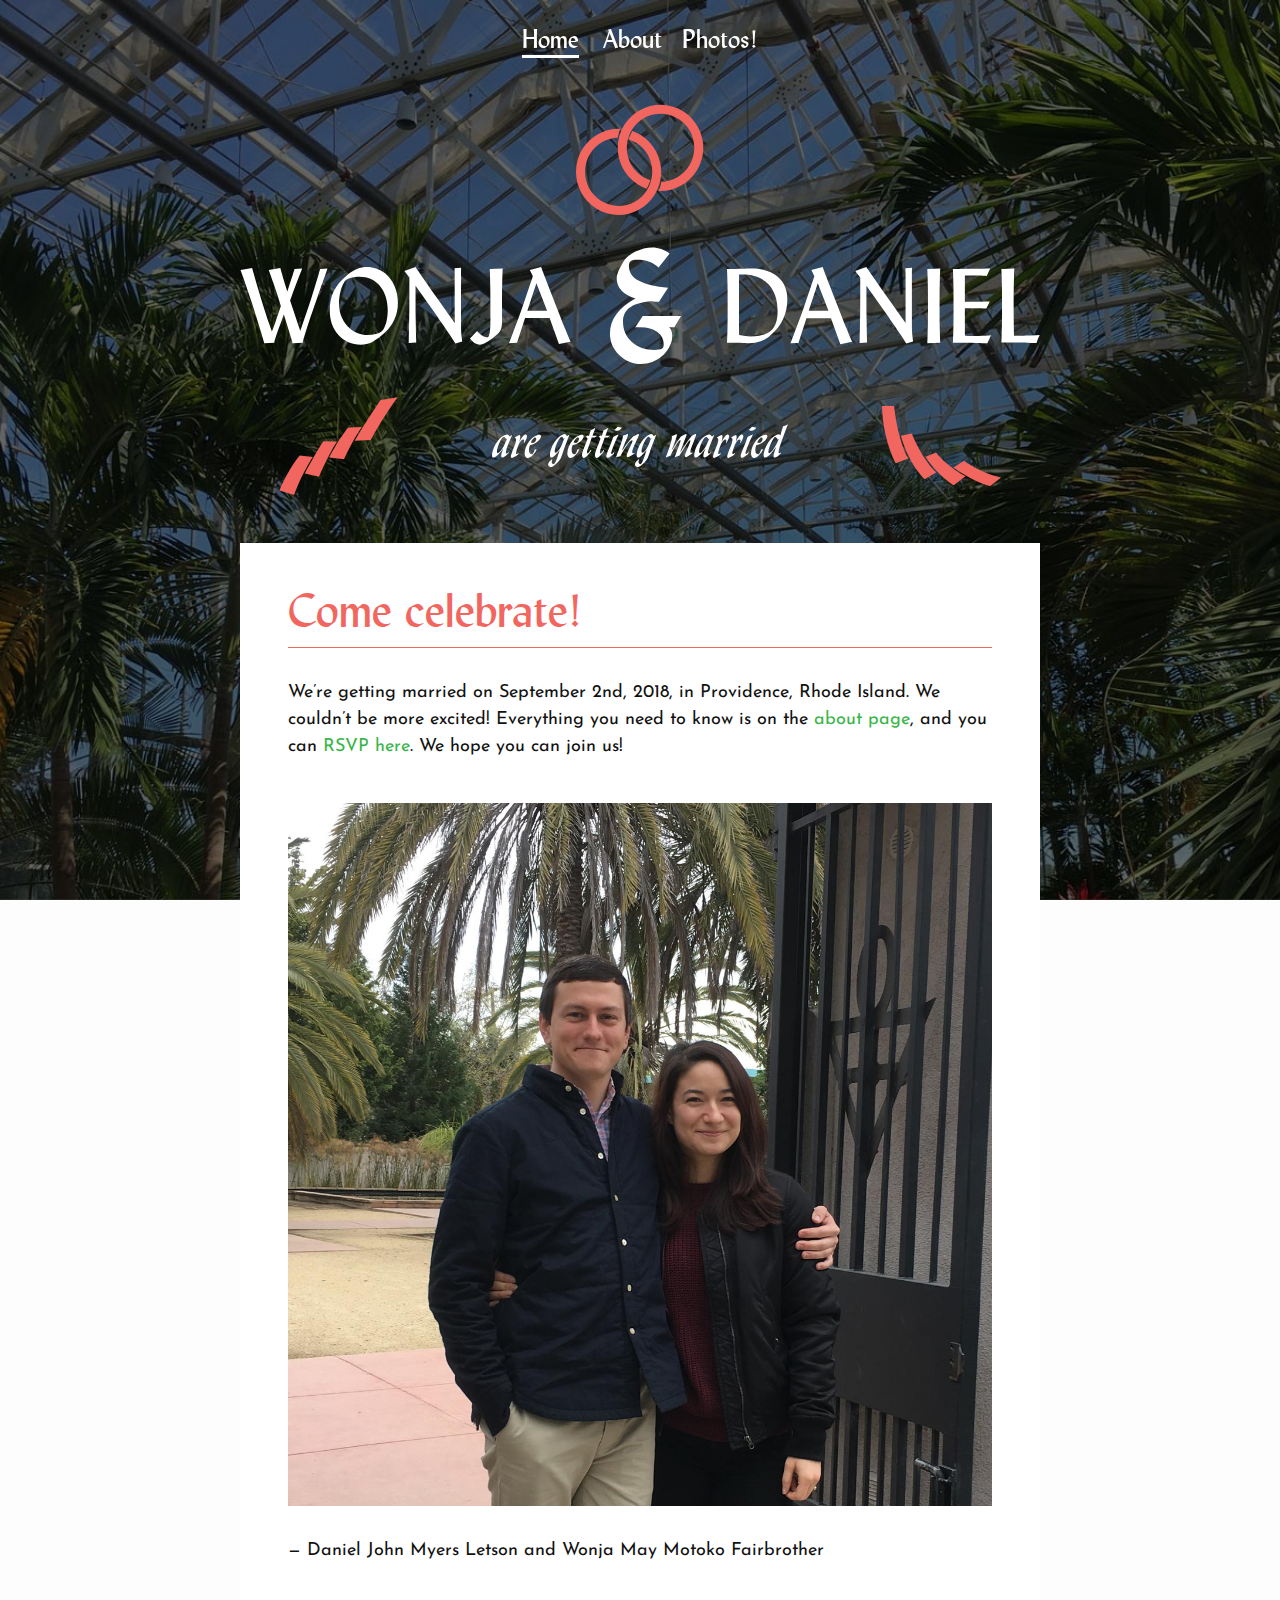
<file: index.html>
<!DOCTYPE html>
<html lang="en"><head>
  <meta charset="utf-8">
  <meta http-equiv="X-UA-Compatible" content="IE=edge">
  <meta name="viewport" content="width=device-width, initial-scale=1"><!-- Begin Jekyll SEO tag v2.4.0 -->
<title>Home | Dan &amp; Wonja</title>
<meta name="generator" content="Jekyll v3.8.2" />
<meta property="og:title" content="Home" />
<meta property="og:locale" content="en_US" />
<meta name="description" content="Dan and Wonja’s wedding website" />
<meta property="og:description" content="Dan and Wonja’s wedding website" />
<link rel="canonical" href="http://localhost:4000/" />
<meta property="og:url" content="http://localhost:4000/" />
<meta property="og:site_name" content="Dan &amp; Wonja" />
<script type="application/ld+json">
{"name":"Dan &amp; Wonja","description":"Dan and Wonja’s wedding website","@type":"WebSite","url":"http://localhost:4000/","headline":"Home","@context":"http://schema.org"}</script>
<!-- End Jekyll SEO tag -->
<link rel="stylesheet" href="/assets/main.css">
  <link href="https://fonts.googleapis.com/css?family=Josefin+Sans" rel="stylesheet"><link type="application/atom+xml" rel="alternate" href="http://localhost:4000/feed.xml" title="Dan & Wonja" /></head>
<body >
  <div class="overlay" style="background-image: url('/assets/botanical-center-inside.jpg')"></div>
    <div class="page-wrap"><header class="site-header" role="banner">

  <div class="wrapper"><nav class="site-nav">
        <input type="checkbox" id="nav-trigger" class="nav-trigger" />
        <label for="nav-trigger">
          <span class="menu-icon">
            <svg viewBox="0 0 18 15" width="18px" height="15px">
              <path fill="white" d="M18,1.484c0,0.82-0.665,1.484-1.484,1.484H1.484C0.665,2.969,0,2.304,0,1.484l0,0C0,0.665,0.665,0,1.484,0 h15.032C17.335,0,18,0.665,18,1.484L18,1.484z M18,7.516C18,8.335,17.335,9,16.516,9H1.484C0.665,9,0,8.335,0,7.516l0,0 c0-0.82,0.665-1.484,1.484-1.484h15.032C17.335,6.031,18,6.696,18,7.516L18,7.516z M18,13.516C18,14.335,17.335,15,16.516,15H1.484 C0.665,15,0,14.335,0,13.516l0,0c0-0.82,0.665-1.483,1.484-1.483h15.032C17.335,12.031,18,12.695,18,13.516L18,13.516z"/>
            </svg>
          </span>
        </label>

        <div class="trigger">
          
          
            
              <a href="/" class="page-link active">Home</a>
            
            
              <a href="/about/" class="page-link">About</a><a class="page-link" target="blank" href="https://channingjohnson.pixieset.com/wonjaanddaniel/">Photos!</a>
        </div>
      </nav></div>
</header>
<main class="page-content" aria-label="Content">
          <div class="home-banner">
  <div class="splash-container">
    <div class="top">
      <img src="/assets/rings.svg">
    </div>
    <div class="middle">
      <img src="/assets/names-lydian.svg">
    </div>
    <div class="bottom">
      <div class="left">
        <img src="/assets/shide-left.svg">
      </div>
      <div class="center">
        <img src="/assets/are-getting-married-text.svg" alt="">
      </div>
      <div class="right">
        <img src="/assets/shide-right.svg">
      </div>
    </div>
  </div>
</div>
<div class="content">
  <div class="content-container">
    <h2 id="come-celebrate">Come celebrate!</h2>
<p>We’re getting married on September 2nd, 2018, in Providence, Rhode Island. We couldn’t be more excited! Everything you need to know is on the <a href="/about/">about page</a>, and you can <a href="https://goo.gl/forms/2lT99z1wkBAaldvD3">RSVP here</a>. We hope you can join us!
<br /><br /></p>
<div class="photo">
  <img src="/assets/dan-and-wonja.jpg" />
</div>
<p>— Daniel John Myers Letson and Wonja May Motoko Fairbrother</p>

  </div>
</div>

      </main>
    </div>


  </body>

</html>
</file>
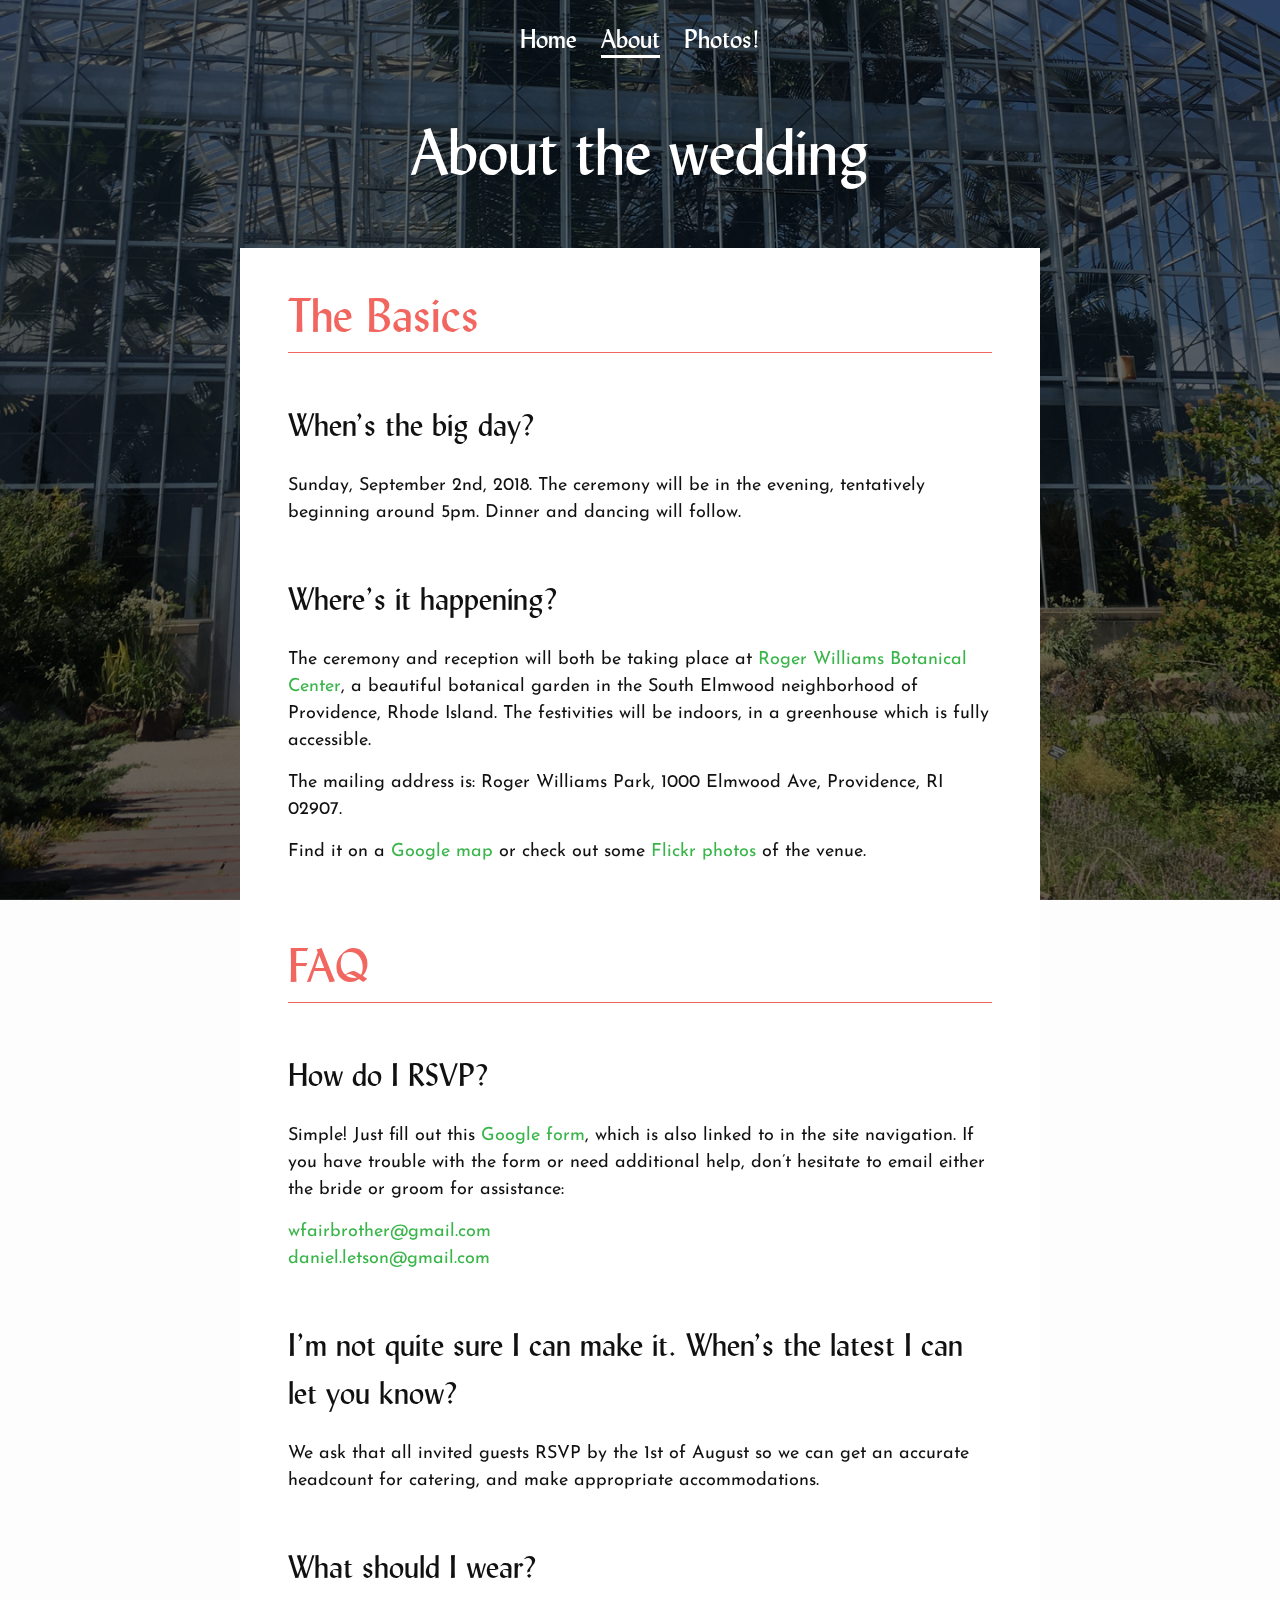
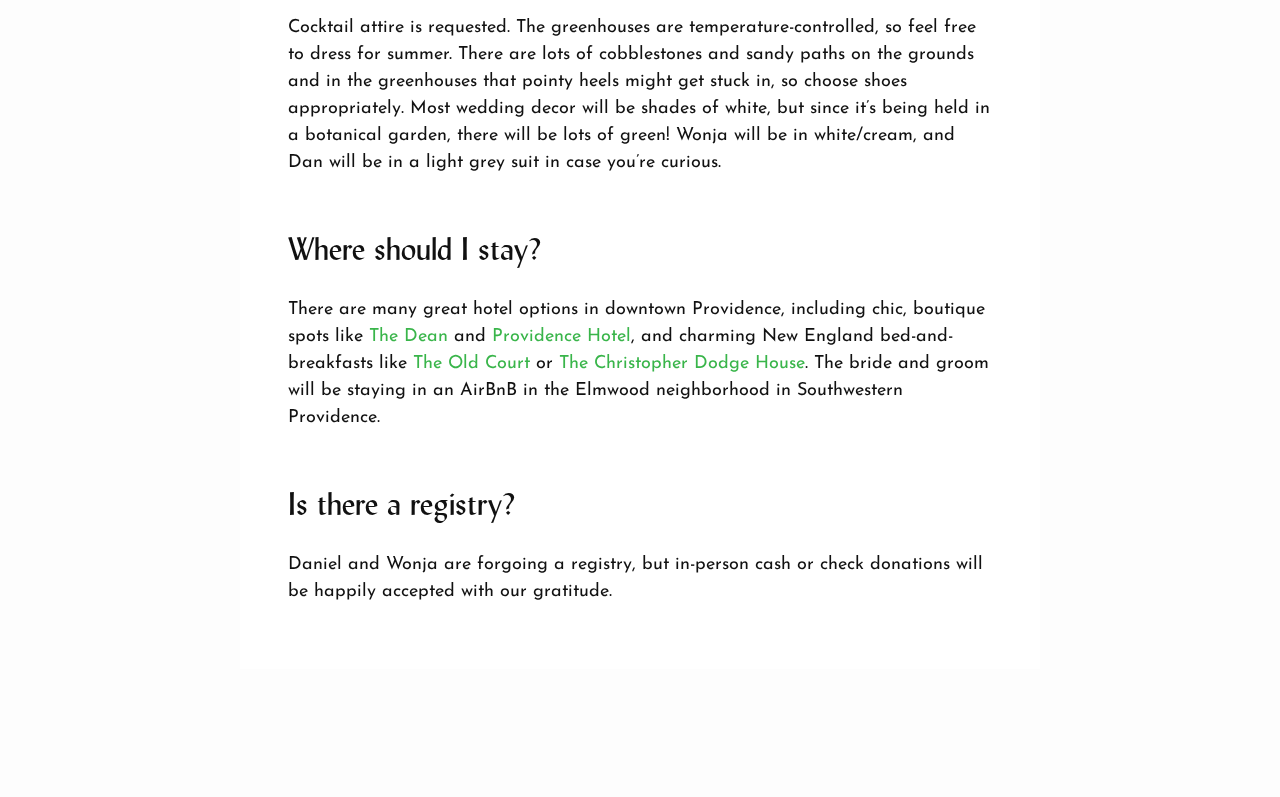
<file: about/index.html>
<!DOCTYPE html>
<html lang="en"><head>
  <meta charset="utf-8">
  <meta http-equiv="X-UA-Compatible" content="IE=edge">
  <meta name="viewport" content="width=device-width, initial-scale=1"><!-- Begin Jekyll SEO tag v2.4.0 -->
<title>About | Dan &amp; Wonja</title>
<meta name="generator" content="Jekyll v3.8.2" />
<meta property="og:title" content="About" />
<meta property="og:locale" content="en_US" />
<meta name="description" content="Dan and Wonja’s wedding website" />
<meta property="og:description" content="Dan and Wonja’s wedding website" />
<link rel="canonical" href="http://localhost:4000/about/" />
<meta property="og:url" content="http://localhost:4000/about/" />
<meta property="og:site_name" content="Dan &amp; Wonja" />
<script type="application/ld+json">
{"name":"Dan &amp; Wonja","description":"Dan and Wonja’s wedding website","@type":"WebSite","url":"http://localhost:4000/about/","headline":"About","@context":"http://schema.org"}</script>
<!-- End Jekyll SEO tag -->
<link rel="stylesheet" href="/assets/main.css">
  <link href="https://fonts.googleapis.com/css?family=Josefin+Sans" rel="stylesheet"><link type="application/atom+xml" rel="alternate" href="http://localhost:4000/feed.xml" title="Dan & Wonja" /></head>
<body >
  <div class="overlay" style="background-image: url('/assets/botanical-center-outside.png')"></div>
    <div class="page-wrap"><header class="site-header" role="banner">

  <div class="wrapper"><nav class="site-nav">
        <input type="checkbox" id="nav-trigger" class="nav-trigger" />
        <label for="nav-trigger">
          <span class="menu-icon">
            <svg viewBox="0 0 18 15" width="18px" height="15px">
              <path fill="white" d="M18,1.484c0,0.82-0.665,1.484-1.484,1.484H1.484C0.665,2.969,0,2.304,0,1.484l0,0C0,0.665,0.665,0,1.484,0 h15.032C17.335,0,18,0.665,18,1.484L18,1.484z M18,7.516C18,8.335,17.335,9,16.516,9H1.484C0.665,9,0,8.335,0,7.516l0,0 c0-0.82,0.665-1.484,1.484-1.484h15.032C17.335,6.031,18,6.696,18,7.516L18,7.516z M18,13.516C18,14.335,17.335,15,16.516,15H1.484 C0.665,15,0,14.335,0,13.516l0,0c0-0.82,0.665-1.483,1.484-1.483h15.032C17.335,12.031,18,12.695,18,13.516L18,13.516z"/>
            </svg>
          </span>
        </label>

        <div class="trigger">
          
          
            
              <a href="/" class="page-link">Home</a>
            
              <a href="/about/" class="page-link active">About</a>
            <a class="page-link" target="blank" href="https://channingjohnson.pixieset.com/wonjaanddaniel/">Photos!</a>
        </div>
      </nav></div>
</header>
<main class="page-content" aria-label="Content">
          <h1>About the wedding</h1>

<div class="content content--page">
  <div class="content-container">
    <h2 id="the-basics">The Basics</h2>

<h3 id="whens-the-big-day">When’s the big day?</h3>
<p>Sunday, September 2nd, 2018. The ceremony will be in the evening, tentatively beginning around 5pm. Dinner and dancing will follow.</p>

<h3 id="wheres-it-happening">Where’s it happening?</h3>
<p>The ceremony and reception will both be taking place at <a href="https://rwpconservancy.org/explore/botanical-center/">Roger Williams Botanical Center</a>,  a beautiful botanical garden in the South Elmwood neighborhood of Providence, Rhode Island. The festivities will be indoors, in a greenhouse which is fully accessible.</p>

<p>The mailing address is:
Roger Williams Park, 1000 Elmwood Ave, Providence, RI 02907.<br /></p>

<p>Find it on a <a href="https://goo.gl/maps/ErRVpdobPN82">Google map</a> or check out some <a href="https://www.flickr.com/search/?text=roger%20williams%20botanical">Flickr photos</a> of the venue.</p>

<h2 id="faq">FAQ</h2>

<h3 id="how-do-i-rsvp">How do I RSVP?</h3>
<p>Simple! Just fill out this <a href="https://goo.gl/forms/2lT99z1wkBAaldvD3">Google form</a>, which is also linked to in the site navigation. If you have trouble with the form or need additional help, don’t hesitate to email either the bride or groom for assistance:</p>

<p><a href="mailto:wfairbrother@gmail.com?cc=daniel.letson@gmail.com">wfairbrother@gmail.com</a><br />
<a href="mailto:daniel.letson@gmail.com?cc=wfairbrother@gmail.com">daniel.letson@gmail.com</a></p>

<h3 id="im-not-quite-sure-i-can-make-it-whens-the-latest-i-can-let-you-know">I’m not quite sure I can make it. When’s the latest I can let you know?</h3>
<p>We ask that all invited guests RSVP by the 1st of August so we can get an accurate headcount for catering, and make appropriate accommodations.</p>

<h3 id="what-should-i-wear">What should I wear?</h3>
<p>Cocktail attire is requested. The greenhouses are temperature-controlled, so feel free to dress for summer. There are lots of cobblestones and sandy paths on the grounds and in the greenhouses that pointy heels might get stuck in, so choose shoes appropriately.
Most wedding decor will be shades of white, but since it’s being held in a botanical garden, there will be lots of green! Wonja will be in white/cream, and Dan will be in a light grey suit in case you’re curious.</p>

<h3 id="where-should-i-stay">Where should I stay?</h3>
<p>There are many great hotel options in downtown Providence, including chic, boutique spots like <a href="https://thedeanhotel.com">The Dean</a> and <a href="https://www.hotelprovidence.com">Providence Hotel</a>, and charming New England bed-and-breakfasts like <a href="http://www.oldcourt.com">The Old Court</a> or <a href="https://www.providence-hotel.com">The Christopher Dodge House</a>. The bride and groom will be staying in an AirBnB in the Elmwood neighborhood in Southwestern Providence.</p>

<h3 id="is-there-a-registry">Is there a registry?</h3>
<p>Daniel and Wonja are forgoing a registry, but in-person cash or check donations will be happily accepted with our gratitude.</p>

  </div>
</div>

      </main>
    </div>


  </body>

</html>
</file>
<file: assets/main.css>
@font-face {
  font-family: 'Lydian';
  src: url("../assets/lydian-bt-webfont.woff2") format("woff2"), url("../assets/lydian-bt-webfont.woff") format("woff");
  font-weight: normal;
  font-style: normal; }
/**
 * Reset some basic elements
 */
body, h1, h2, h3, h4, h5, h6,
p, blockquote, pre, hr,
dl, dd, ol, ul, figure {
  margin: 0;
  padding: 0; }

/**
 * Basic styling
 */
body {
  font: 400 16px/1.5 "Josefin Sans", Arial, sans-serif;
  color: #111;
  background-color: #fdfdfd;
  -webkit-text-size-adjust: 100%;
  -webkit-font-feature-settings: "kern" 1;
  -moz-font-feature-settings: "kern" 1;
  -o-font-feature-settings: "kern" 1;
  font-feature-settings: "kern" 1;
  font-kerning: normal;
  display: flex;
  min-height: 100vh;
  flex-direction: column; }

/**
 * Set `margin-bottom` to maintain vertical rhythm
 */
h1, h2, h3, h4, h5, h6,
p, blockquote, pre,
ul, ol, dl, figure,
.highlight {
  margin-bottom: 15px; }

/**
 * `main` element
 */
main {
  display: block;
  /* Default value of `display` of `main` element is 'inline' in IE 11. */ }

/**
 * Images
 */
img {
  max-width: 100%;
  vertical-align: middle; }

/**
 * Figures
 */
figure > img {
  display: block; }

figcaption {
  font-size: 14px; }

/**
 * Lists
 */
ul, ol {
  margin-left: 30px; }

li > ul,
li > ol {
  margin-bottom: 0; }

/**
 * Headings
 */
h1, h2, h3, h4, h5, h6 {
  font-weight: 400; }

/**
 * Links
 */
a {
  color: #2a7ae2;
  text-decoration: none; }
  a:visited {
    color: #1756a9; }
  a:hover {
    color: #111;
    text-decoration: underline; }
  .social-media-list a:hover {
    text-decoration: none; }
    .social-media-list a:hover .username {
      text-decoration: underline; }

/**
 * Blockquotes
 */
blockquote {
  color: #828282;
  border-left: 4px solid #e8e8e8;
  padding-left: 15px;
  font-size: 18px;
  letter-spacing: -1px;
  font-style: italic; }
  blockquote > :last-child {
    margin-bottom: 0; }

/**
 * Code formatting
 */
pre,
code {
  font-size: 15px;
  border: 1px solid #e8e8e8;
  border-radius: 3px;
  background-color: #eef; }

code {
  padding: 1px 5px; }

pre {
  padding: 8px 12px;
  overflow-x: auto; }
  pre > code {
    border: 0;
    padding-right: 0;
    padding-left: 0; }

/**
 * Wrapper
 */
.wrapper {
  max-width: -webkit-calc(1200px - (30px * 2));
  max-width: calc(1200px - (30px * 2));
  margin-right: auto;
  margin-left: auto;
  padding-right: 30px;
  padding-left: 30px; }
  @media screen and (max-width: 1200px) {
    .wrapper {
      max-width: -webkit-calc(1200px - (30px));
      max-width: calc(1200px - (30px));
      padding-right: 15px;
      padding-left: 15px; } }

/**
 * Clearfix
 */
.wrapper:after, .footer-col-wrapper:after {
  content: "";
  display: table;
  clear: both; }

/**
 * Icons
 */
.svg-icon {
  width: 16px;
  height: 16px;
  display: inline-block;
  fill: #828282;
  padding-right: 5px;
  vertical-align: text-top; }

.social-media-list li + li {
  padding-top: 5px; }

/**
 * Tables
 */
table {
  margin-bottom: 30px;
  width: 100%;
  text-align: left;
  color: #3f3f3f;
  border-collapse: collapse;
  border: 1px solid #e8e8e8; }
  table tr:nth-child(even) {
    background-color: #f7f7f7; }
  table th, table td {
    padding: 10px 15px; }
  table th {
    background-color: #f0f0f0;
    border: 1px solid #dedede;
    border-bottom-color: #c9c9c9; }
  table td {
    border: 1px solid #e8e8e8; }

/**
 * Site header
 */
* {
  box-sizing: border-box; }

body {
  padding: 0;
  margin: 0;
  background-repeat: no-repeat;
  background-attachment: fixed; }

.overlay {
  left: 0;
  top: 0;
  position: fixed;
  background-attachment: fixed;
  background-size: cover;
  background-repeat: no-repeat;
  width: 100vw;
  height: 100vh; }
  .overlay:after {
    content: "";
    display: block;
    position: fixed;
    left: 0;
    top: 0;
    width: 100vw;
    height: 100vh;
    background: rgba(0, 0, 0, 0.6); }
  @media screen and (max-width: 800px) {
    .overlay {
      height: 1024px;
      background-attachment: local; } }

.page-wrap {
  position: relative;
  z-index: 10; }

.site-header {
  background: none;
  text-align: center;
  font-family: "Lydian", sans-serif;
  min-height: 55.95px;
  position: relative; }

.site-title {
  font-size: 26px;
  font-weight: 300;
  line-height: 54px;
  letter-spacing: -1px;
  margin-bottom: 0;
  float: left; }
  .site-title, .site-title:visited {
    color: #424242; }

.site-nav {
  line-height: 54px;
  position: relative;
  top: 1rem; }
  .site-nav .nav-trigger {
    display: none; }
  .site-nav .menu-icon {
    display: none; }
  .site-nav .page-link {
    color: white;
    line-height: 1.5;
    font-size: 26px; }
    .site-nav .page-link:not(:last-child) {
      margin-right: 20px; }
    .site-nav .page-link.active {
      border-bottom: 3px solid white; }
  @media screen and (max-width: 800px) {
    .site-nav {
      position: absolute;
      top: 9px;
      right: 15px;
      background-color: #F26660;
      text-align: right; }
      .site-nav label[for="nav-trigger"] {
        display: block;
        float: right;
        width: 36px;
        height: 36px;
        z-index: 2;
        cursor: pointer; }
      .site-nav .menu-icon {
        display: block;
        float: right;
        width: 36px;
        height: 26px;
        line-height: 0;
        padding-top: 10px;
        text-align: center; }
        .site-nav .menu-icon > svg {
          fill: #424242; }
      .site-nav input ~ .trigger {
        clear: both;
        display: none; }
      .site-nav input:checked ~ .trigger {
        display: block;
        padding-bottom: 5px; }
      .site-nav .page-link {
        display: block;
        padding: 5px 10px;
        margin-left: 20px; }
        .site-nav .page-link:not(:last-child) {
          margin-right: 0; }
        .site-nav .page-link.active {
          border-bottom: none; } }

.splash-container {
  width: 80%;
  max-width: 800px;
  margin: 0 auto;
  margin-top: 3rem;
  text-align: center;
  margin-bottom: 3rem; }
  .splash-container .top {
    margin-bottom: 2rem; }
    .splash-container .top img {
      max-width: 8rem;
      width: 25%; }
  .splash-container .middle {
    margin-bottom: 2rem; }
  .splash-container .bottom {
    display: flex;
    align-items: center;
    justify-content: space-around;
    flex-wrap: nowrap; }
    .splash-container .bottom .left, .splash-container .bottom .right {
      flex-basis: 15%; }
    .splash-container .bottom .center img {
      width: 90%; }

.content {
  width: 100%; }
  .content .content-container {
    background: white;
    padding: 2rem 3rem 3rem 3rem;
    width: 100%;
    margin: 0 auto;
    max-width: 800px;
    margin-bottom: 8rem; }

.photo {
  width: 100%;
  overflow: hidden;
  margin-bottom: 2rem; }

@media screen and (max-width: 800px) {
  .splash-container {
    margin-top: 0; } }
/**
 * Site footer
 */
.site-footer {
  border-top: 1px solid #e8e8e8;
  padding: 30px 0; }

.footer-heading {
  font-size: 18px;
  margin-bottom: 15px; }

.contact-list,
.social-media-list {
  list-style: none;
  margin-left: 0; }

.footer-col-wrapper {
  font-size: 15px;
  color: #828282;
  margin-left: -15px; }

.footer-col {
  float: left;
  margin-bottom: 15px;
  padding-left: 15px; }

.footer-col-1 {
  width: -webkit-calc(35% - (30px / 2));
  width: calc(35% - (30px / 2)); }

.footer-col-2 {
  width: -webkit-calc(20% - (30px / 2));
  width: calc(20% - (30px / 2)); }

.footer-col-3 {
  width: -webkit-calc(45% - (30px / 2));
  width: calc(45% - (30px / 2)); }

@media screen and (max-width: 1200px) {
  .footer-col-1,
  .footer-col-2 {
    width: -webkit-calc(50% - (30px / 2));
    width: calc(50% - (30px / 2)); }

  .footer-col-3 {
    width: -webkit-calc(100% - (30px / 2));
    width: calc(100% - (30px / 2)); } }
@media screen and (max-width: 800px) {
  .footer-col {
    float: none;
    width: -webkit-calc(100% - (30px / 2));
    width: calc(100% - (30px / 2)); } }
/**
 * Page content
 */
.page-content {
  flex: 1; }

.page-heading {
  font-size: 32px; }

.post-list-heading {
  font-size: 28px; }

.post-list {
  margin-left: 0;
  list-style: none; }
  .post-list > li {
    margin-bottom: 30px; }

.post-meta {
  font-size: 14px;
  color: #828282; }

.post-link {
  display: block;
  font-size: 24px; }

/**
 * Posts
 */
.post-header {
  margin-bottom: 30px; }

.post-title {
  font-size: 42px;
  letter-spacing: -1px;
  line-height: 1; }
  @media screen and (max-width: 1200px) {
    .post-title {
      font-size: 36px; } }

.post-content {
  margin-bottom: 30px; }
  .post-content h2 {
    font-size: 32px; }
    @media screen and (max-width: 1200px) {
      .post-content h2 {
        font-size: 28px; } }
  .post-content h3 {
    font-size: 26px; }
    @media screen and (max-width: 1200px) {
      .post-content h3 {
        font-size: 22px; } }
  .post-content h4 {
    font-size: 20px; }
    @media screen and (max-width: 1200px) {
      .post-content h4 {
        font-size: 18px; } }

/**
 * Syntax highlighting styles
 */
.highlight {
  background: #fff; }
  .highlighter-rouge .highlight {
    background: #eef; }
  .highlight .c {
    color: #998;
    font-style: italic; }
  .highlight .err {
    color: #a61717;
    background-color: #e3d2d2; }
  .highlight .k {
    font-weight: bold; }
  .highlight .o {
    font-weight: bold; }
  .highlight .cm {
    color: #998;
    font-style: italic; }
  .highlight .cp {
    color: #999;
    font-weight: bold; }
  .highlight .c1 {
    color: #998;
    font-style: italic; }
  .highlight .cs {
    color: #999;
    font-weight: bold;
    font-style: italic; }
  .highlight .gd {
    color: #000;
    background-color: #fdd; }
  .highlight .gd .x {
    color: #000;
    background-color: #faa; }
  .highlight .ge {
    font-style: italic; }
  .highlight .gr {
    color: #a00; }
  .highlight .gh {
    color: #999; }
  .highlight .gi {
    color: #000;
    background-color: #dfd; }
  .highlight .gi .x {
    color: #000;
    background-color: #afa; }
  .highlight .go {
    color: #888; }
  .highlight .gp {
    color: #555; }
  .highlight .gs {
    font-weight: bold; }
  .highlight .gu {
    color: #aaa; }
  .highlight .gt {
    color: #a00; }
  .highlight .kc {
    font-weight: bold; }
  .highlight .kd {
    font-weight: bold; }
  .highlight .kp {
    font-weight: bold; }
  .highlight .kr {
    font-weight: bold; }
  .highlight .kt {
    color: #458;
    font-weight: bold; }
  .highlight .m {
    color: #099; }
  .highlight .s {
    color: #d14; }
  .highlight .na {
    color: #008080; }
  .highlight .nb {
    color: #0086B3; }
  .highlight .nc {
    color: #458;
    font-weight: bold; }
  .highlight .no {
    color: #008080; }
  .highlight .ni {
    color: #800080; }
  .highlight .ne {
    color: #900;
    font-weight: bold; }
  .highlight .nf {
    color: #900;
    font-weight: bold; }
  .highlight .nn {
    color: #555; }
  .highlight .nt {
    color: #000080; }
  .highlight .nv {
    color: #008080; }
  .highlight .ow {
    font-weight: bold; }
  .highlight .w {
    color: #bbb; }
  .highlight .mf {
    color: #099; }
  .highlight .mh {
    color: #099; }
  .highlight .mi {
    color: #099; }
  .highlight .mo {
    color: #099; }
  .highlight .sb {
    color: #d14; }
  .highlight .sc {
    color: #d14; }
  .highlight .sd {
    color: #d14; }
  .highlight .s2 {
    color: #d14; }
  .highlight .se {
    color: #d14; }
  .highlight .sh {
    color: #d14; }
  .highlight .si {
    color: #d14; }
  .highlight .sx {
    color: #d14; }
  .highlight .sr {
    color: #009926; }
  .highlight .s1 {
    color: #d14; }
  .highlight .ss {
    color: #990073; }
  .highlight .bp {
    color: #999; }
  .highlight .vc {
    color: #008080; }
  .highlight .vg {
    color: #008080; }
  .highlight .vi {
    color: #008080; }
  .highlight .il {
    color: #099; }

html {
  font-size: 16px; }

body {
  background-size: cover;
  width: 100vw;
  height: 100vh; }

h1, h2, h3 {
  font-family: "Lydian", sans-serif;
  margin-bottom: 1.5rem; }

h1 {
  font-size: 4rem;
  text-align: center;
  color: white;
  padding: 0 1rem;
  margin: 3rem 0; }

h2 {
  color: #F26660;
  font-size: 3rem;
  margin-bottom: 2rem;
  margin-top: 4rem;
  border-bottom: 1px solid #F26660; }

h2:first-child {
  margin-top: 0; }

h3 {
  font-size: 2rem;
  margin-bottom: 1.5rem;
  margin-top: 3rem; }

a:hover {
  text-decoration: none; }

p {
  font-size: 1.125rem; }
  p a, p a:visited, p a:hover {
    color: #39B54A; }
</file>
